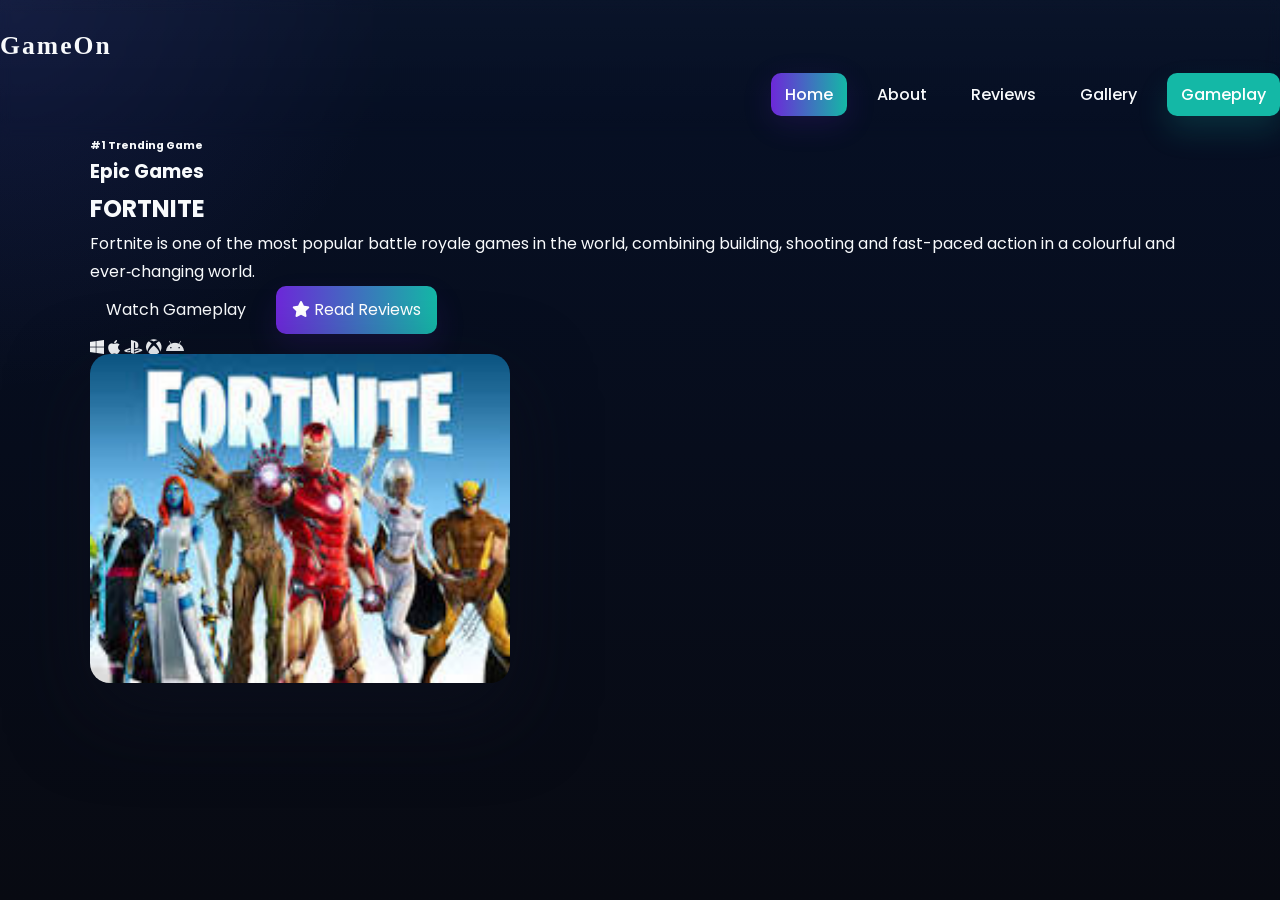
<file: index.html>
<!DOCTYPE html>
<html lang="en">
<head>
    <meta charset="UTF-8">
    <title>GameOn – Fortnite</title>
    <link rel="stylesheet" href="style.css">
    <link href="https://fonts.googleapis.com/css2?family=Permanent+Marker&family=Poppins:wght@300;400;500;600;700&display=swap" rel="stylesheet">
    <link rel="stylesheet" href="https://cdnjs.cloudflare.com/ajax/libs/font-awesome/6.0.0/css/all.min.css">
</head>
<body>

    <header class="inner-header">
        <div class="logo"><h2><a href="index.html">GameOn</a></h2></div>
        <nav>
            <ul>
                <li class="active"><a href="index.html">Home</a></li>
                <li><a href="about.html">About</a></li>
                <li><a href="reviews.html">Reviews</a></li>
                <li><a href="gallery.html">Gallery</a></li>
                <li class="btn"><a href="gameplay.html">Gameplay</a></li>
            </ul>
        </nav>
    </header>

    <section class="hero" id="home">
        <div class="main-width">
            <div class="content">
                <div class="main-text">
                    <h6>#1 Trending Game</h6>
                    <h3>Epic Games</h3>
                    <h1>FORTNITE</h1>
                    <p>Fortnite is one of the most popular battle royale games in the world, combining building, shooting and fast-paced action in a colourful and ever‑changing world.</p>
                    <a href="gameplay.html">Watch Gameplay</a>
                    <a href="reviews.html" class="cta"><i class="fa-solid fa-star"></i> Read Reviews</a>
                </div>
                <div class="social">
                    <a href="#"><i class="fa-brands fa-windows"></i></a>
                    <a href="#"><i class="fa-brands fa-apple"></i></a>
                    <a href="#"><i class="fa-brands fa-playstation"></i></a>
                    <a href="#"><i class="fa-brands fa-xbox"></i></a>
                    <a href="#"><i class="fa-brands fa-android"></i></a>
                </div>
                <div class="image">
                    <img src="fortnite6.png" alt="Fortnite Hero">
                </div>
            </div>
        </div>
    </section>

</body>
</html>
</file>
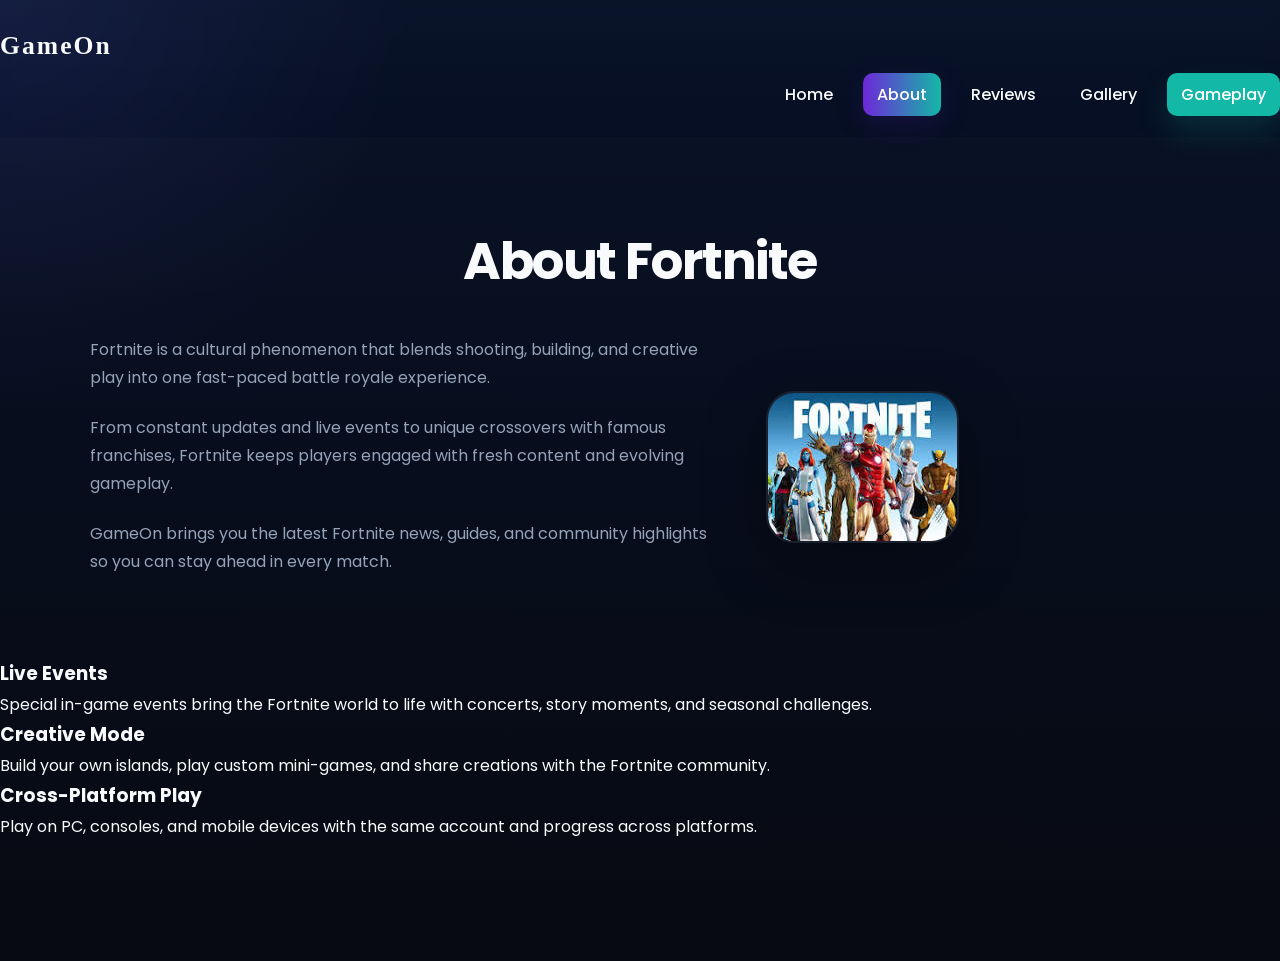
<file: about.html>
<!DOCTYPE html>
<html lang="en">
<head>
    <meta charset="UTF-8">
    <meta name="viewport" content="width=device-width, initial-scale=1.0">
    <title>GameOn – About</title>
    <link rel="stylesheet" href="style.css">
    <link href="https://fonts.googleapis.com/css2?family=Permanent+Marker&family=Poppins:wght@300;400;500;600;700&display=swap" rel="stylesheet">
    <link rel="stylesheet" href="https://cdnjs.cloudflare.com/ajax/libs/font-awesome/6.0.0/css/all.min.css">
</head>
<body>

    <header class="inner-header">
        <div class="logo"><h2><a href="index.html">GameOn</a></h2></div>
        <nav>
            <ul>
                <li><a href="index.html">Home</a></li>
                <li class="active"><a href="about.html">About</a></li>
                <li><a href="reviews.html">Reviews</a></li>
                <li><a href="gallery.html">Gallery</a></li>
                <li class="btn"><a href="gameplay.html">Gameplay</a></li>
            </ul>
        </nav>
    </header>

    <section class="page" id="about">
        <h1>About Fortnite</h1>

        <div class="main-width two-col">
            <div>
                <p>Fortnite is a cultural phenomenon that blends shooting, building, and creative play into one fast-paced battle royale experience.</p>
                <p>From constant updates and live events to unique crossovers with famous franchises, Fortnite keeps players engaged with fresh content and evolving gameplay.</p>
                <p>GameOn brings you the latest Fortnite news, guides, and community highlights so you can stay ahead in every match.</p>
            </div>
            <div>
                <img src="fortnite6.png" alt="Fortnite About" class="boxed-img">
            </div>
        </div>

        <div class="features-grid">
            <article>
                <h3>Live Events</h3>
                <p>Special in-game events bring the Fortnite world to life with concerts, story moments, and seasonal challenges.</p>
            </article>
            <article>
                <h3>Creative Mode</h3>
                <p>Build your own islands, play custom mini-games, and share creations with the Fortnite community.</p>
            </article>
            <article>
                <h3>Cross-Platform Play</h3>
                <p>Play on PC, consoles, and mobile devices with the same account and progress across platforms.</p>
            </article>
        </div>

    </section>

</body>
</html>
</file>
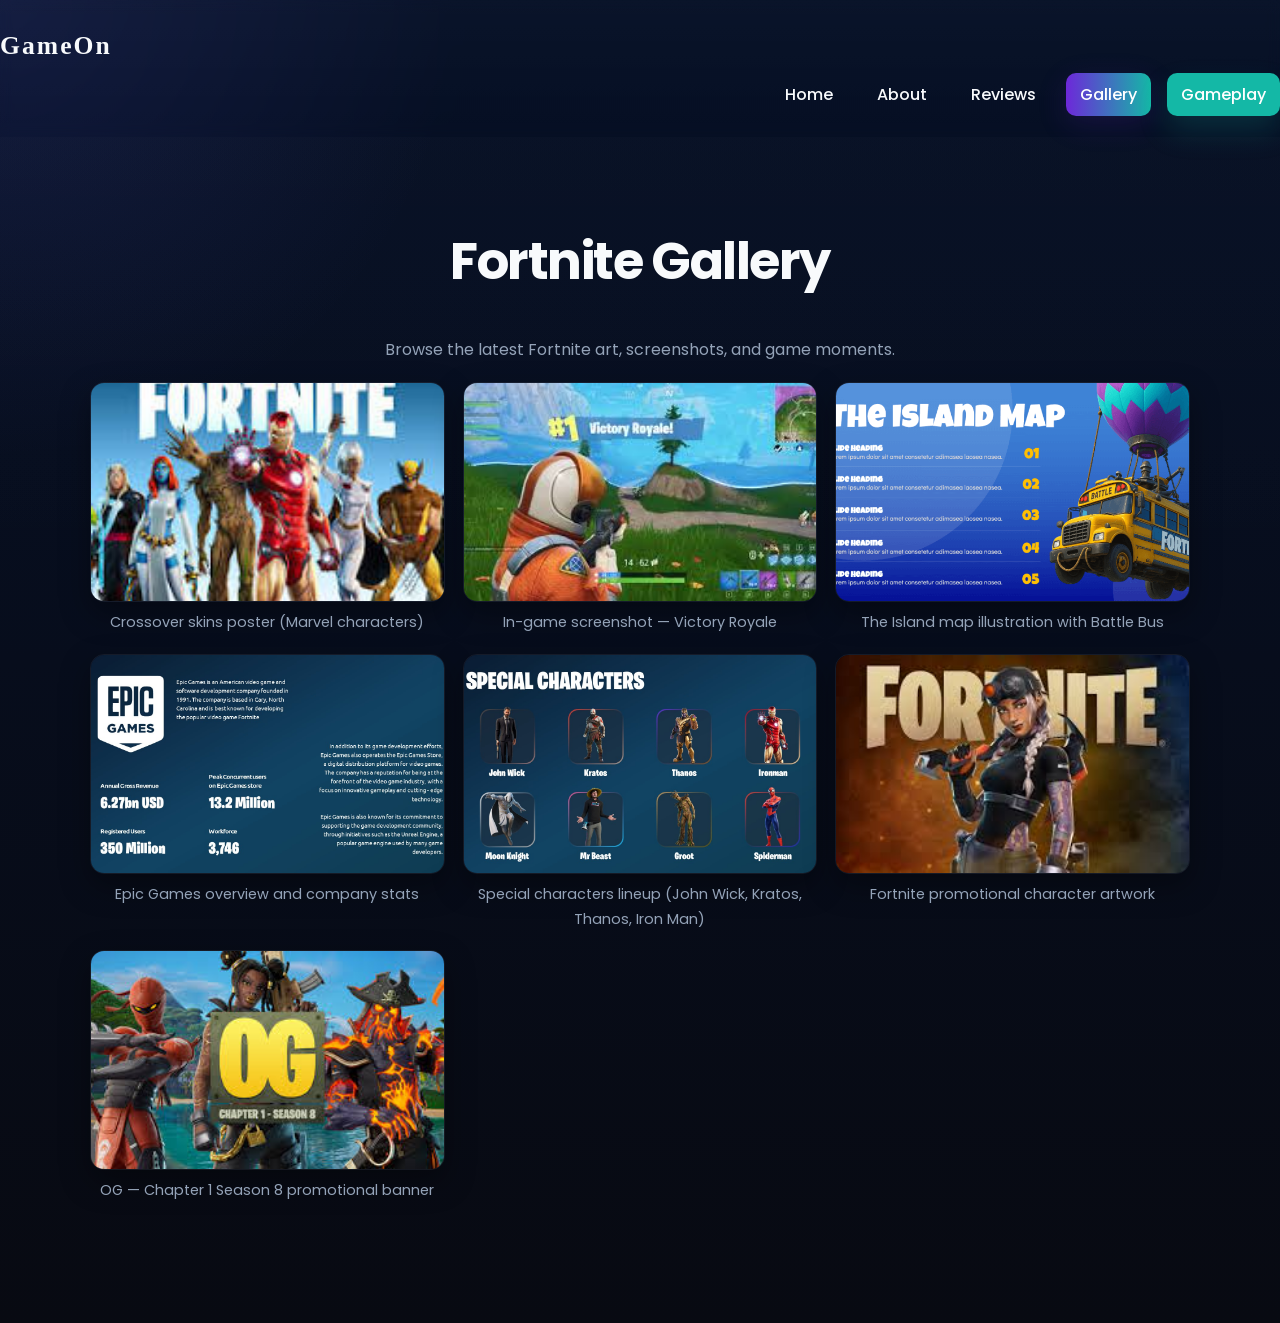
<file: gallery.html>
<!DOCTYPE html>
<html lang="en">
<head>
    <meta charset="UTF-8">
    <meta name="viewport" content="width=device-width, initial-scale=1.0">
    <title>GameOn – Gallery</title>
    <link rel="stylesheet" href="style.css">
    <link href="https://fonts.googleapis.com/css2?family=Permanent+Marker&family=Poppins:wght@300;400;500;600;700&display=swap" rel="stylesheet">
    <link rel="stylesheet" href="https://cdnjs.cloudflare.com/ajax/libs/font-awesome/6.0.0/css/all.min.css">
</head>
<body>

    <header class="inner-header">
        <div class="logo"><h2><a href="index.html">GameOn</a></h2></div>
        <nav>
            <ul>
                <li><a href="index.html">Home</a></li>
                <li><a href="about.html">About</a></li>
                <li><a href="reviews.html">Reviews</a></li>
                <li class="active"><a href="gallery.html">Gallery</a></li>
                <li class="btn"><a href="gameplay.html">Gameplay</a></li>
            </ul>
        </nav>
    </header>

    <section class="page" id="gallery">
        <h1>Fortnite Gallery</h1>

        <div class="main-width">
            <p class="lead">Browse the latest Fortnite art, screenshots, and game moments.</p>

            <div class="gallery-grid">
                <figure class="gallery-item"><img src="fortnite6.png" alt="Crossover skins"><figcaption>Crossover skins poster (Marvel characters)</figcaption></figure>
                <figure class="gallery-item"><img src="fortnite5.png" alt="Victory Royale screenshot"><figcaption>In-game screenshot — Victory Royale</figcaption></figure>
                <figure class="gallery-item"><img src="fortnite4.png" alt="Island map"><figcaption>The Island map illustration with Battle Bus</figcaption></figure>
                <figure class="gallery-item"><img src="fortnite3.jpg" alt="Epic Games overview"><figcaption>Epic Games overview and company stats</figcaption></figure>
                <figure class="gallery-item"><img src="fortnite2.jpg" alt="Special characters"><figcaption>Special characters lineup (John Wick, Kratos, Thanos, Iron Man)</figcaption></figure>
                <figure class="gallery-item"><img src="fortnite-og.jpeg" alt="Promotional character art"><figcaption>Fortnite promotional character artwork</figcaption></figure>
                <figure class="gallery-item"><img src="image5.png" alt="OG Season 8"><figcaption>OG — Chapter 1 Season 8 promotional banner</figcaption></figure>
            </div>
        </div>

    </section>

</body>
</html>
</file>
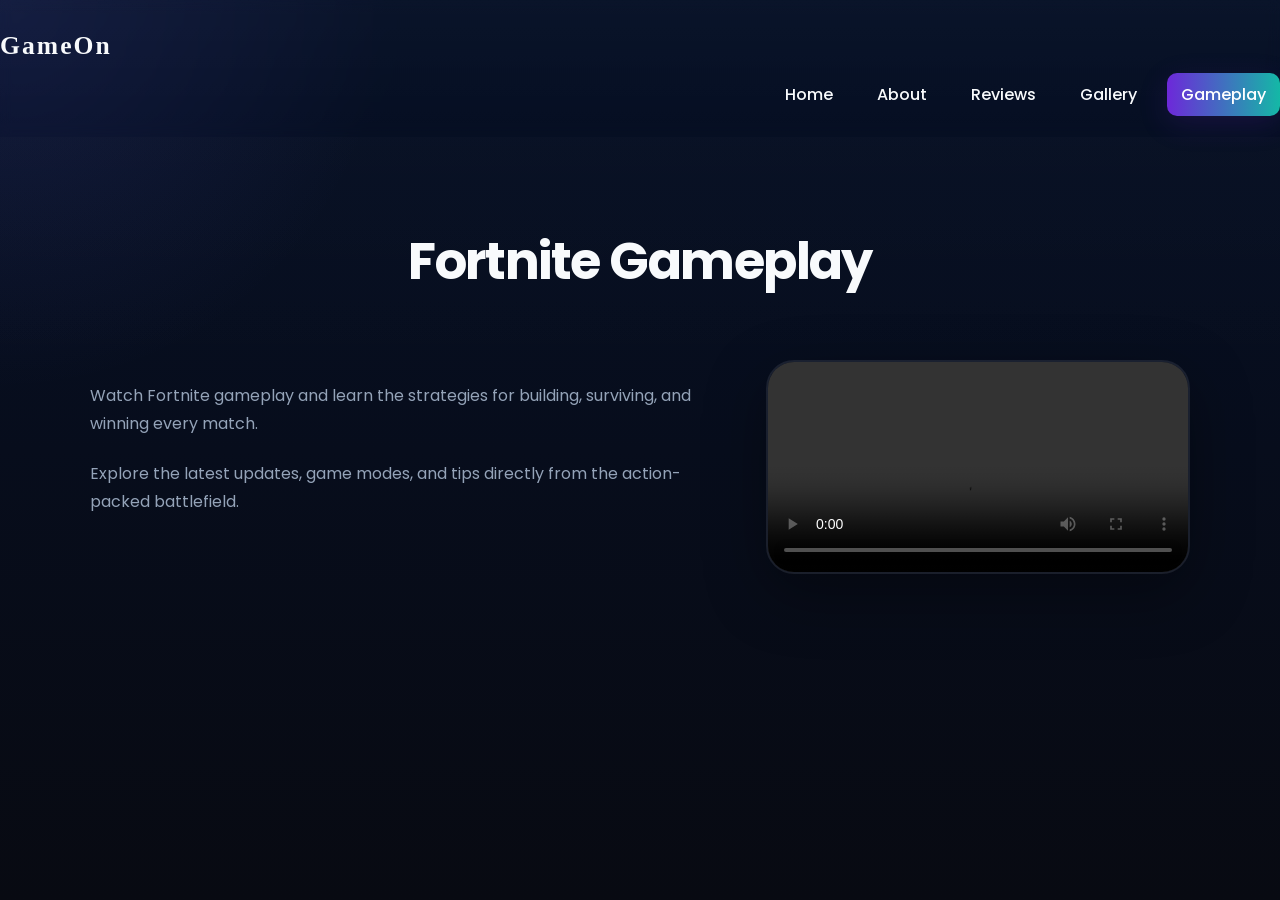
<file: gameplay.html>
<!DOCTYPE html>
<html lang="en">
<head>
    <meta charset="UTF-8">
    <meta name="viewport" content="width=device-width, initial-scale=1.0">
    <title>GameOn – Gameplay</title>
    <link rel="stylesheet" href="style.css">
    <link href="https://fonts.googleapis.com/css2?family=Permanent+Marker&family=Poppins:wght@300;400;500;600;700&display=swap" rel="stylesheet">
    <link rel="stylesheet" href="https://cdnjs.cloudflare.com/ajax/libs/font-awesome/6.0.0/css/all.min.css">
</head>
<body>

    <header class="inner-header">
        <div class="logo"><h2><a href="index.html">GameOn</a></h2></div>
        <nav>
            <ul>
                <li><a href="index.html">Home</a></li>
                <li><a href="about.html">About</a></li>
                <li><a href="reviews.html">Reviews</a></li>
                <li><a href="gallery.html">Gallery</a></li>
                <li class="btn active"><a href="gameplay.html">Gameplay</a></li>
            </ul>
        </nav>
    </header>

    <section class="page" id="gameplay">
        <h1>Fortnite Gameplay</h1>
        <div class="two-col">
            <div>
                <p>Watch Fortnite gameplay and learn the strategies for building, surviving, and winning every match.</p>
                <p>Explore the latest updates, game modes, and tips directly from the action-packed battlefield.</p>
            </div>
            <div class="video-wrapper">
                <video controls class="boxed-img">
                    <source src="videoplayback.mp4" type="video/mp4">
                    Your browser does not support the video element.
                </video>
            </div>
        </div>
    </section>

</body>
</html>
</file>
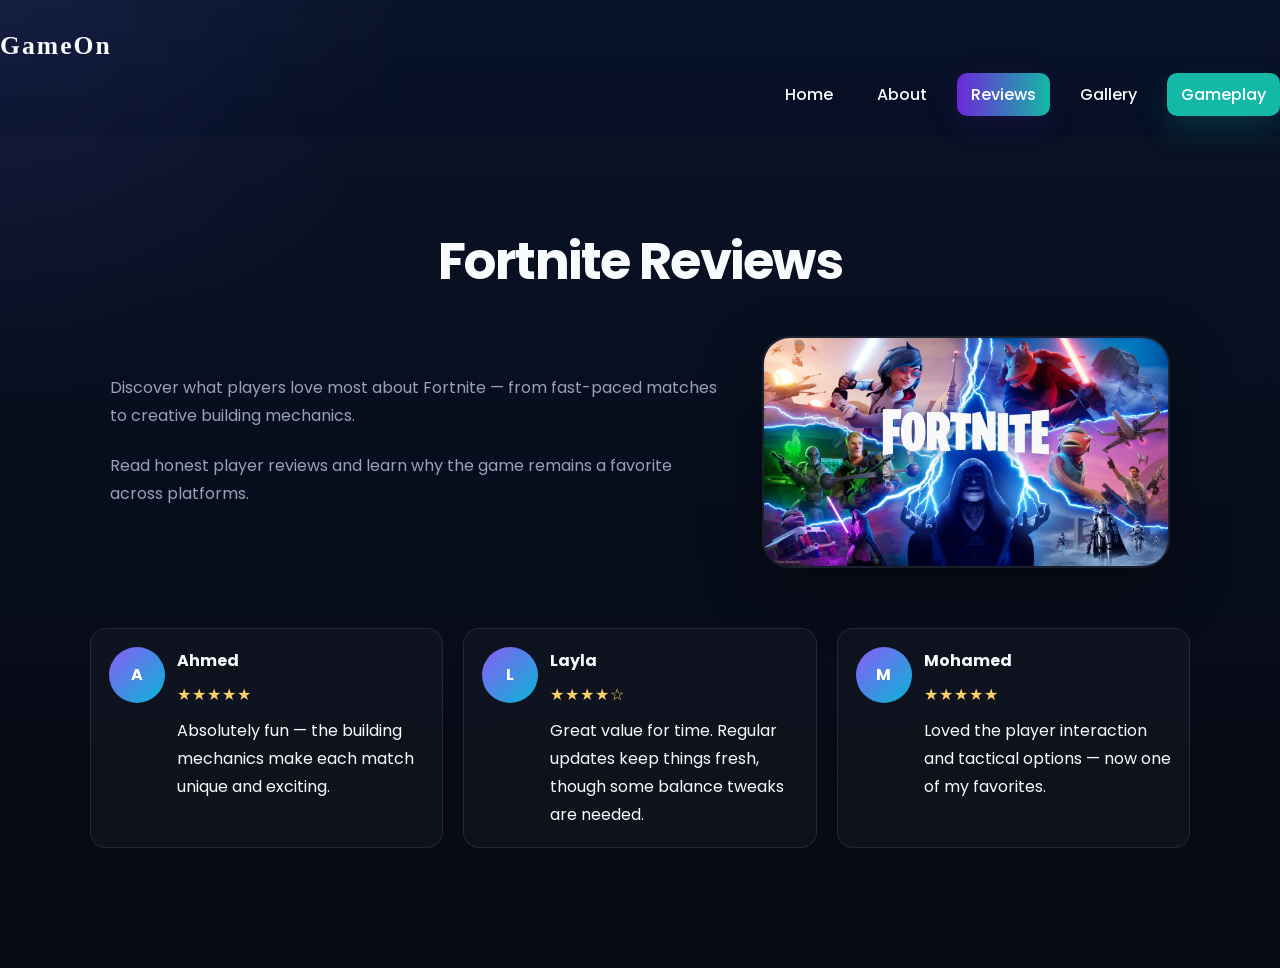
<file: reviews.html>
<!DOCTYPE html>
<html lang="en">
<head>
    <meta charset="UTF-8">
    <meta name="viewport" content="width=device-width, initial-scale=1.0">
    <title>GameOn – Reviews</title>
    <link rel="stylesheet" href="style.css">
    <link href="https://fonts.googleapis.com/css2?family=Permanent+Marker&family=Poppins:wght@300;400;500;600;700&display=swap" rel="stylesheet">
    <link rel="stylesheet" href="https://cdnjs.cloudflare.com/ajax/libs/font-awesome/6.0.0/css/all.min.css">
</head>
<body>

    <header class="inner-header">
        <div class="logo"><h2><a href="index.html">GameOn</a></h2></div>
        <nav>
            <ul>
                <li><a href="index.html">Home</a></li>
                <li><a href="about.html">About</a></li>
                <li class="active"><a href="reviews.html">Reviews</a></li>
                <li><a href="gallery.html">Gallery</a></li>
                <li class="btn"><a href="gameplay.html">Gameplay</a></li>
            </ul>
        </nav>
    </header>

    <section class="page" id="reviews">
        <h1>Fortnite Reviews</h1>

        <div class="main-width">
            <div class="review-top two-col">
                <div>
                    <p>Discover what players love most about Fortnite — from fast-paced matches to creative building mechanics.</p>
                    <p>Read honest player reviews and learn why the game remains a favorite across platforms.</p>
                </div>
                <div>
                        <!-- Image uploaded by user should be saved as images/review1.jpg -->
                        <img src="review.1.jpg" alt="Fortnite Reviews" class="boxed-img">
                </div>
            </div>

            <div class="reviews-grid">
                <article class="review-card">
                    <div class="avatar">A</div>
                    <div class="review-body">
                        <h4>Ahmed</h4>
                        <div class="rating">★★★★★</div>
                        <p>Absolutely fun — the building mechanics make each match unique and exciting.</p>
                    </div>
                </article>

                <article class="review-card">
                    <div class="avatar">L</div>
                    <div class="review-body">
                        <h4>Layla</h4>
                        <div class="rating">★★★★☆</div>
                        <p>Great value for time. Regular updates keep things fresh, though some balance tweaks are needed.</p>
                    </div>
                </article>

                <article class="review-card">
                    <div class="avatar">M</div>
                    <div class="review-body">
                        <h4>Mohamed</h4>
                        <div class="rating">★★★★★</div>
                        <p>Loved the player interaction and tactical options — now one of my favorites.</p>
                    </div>
                </article>
            </div>
        </div>

    </section>

</body>
</html>
</file>
<file: style.css>
/* Global reset */
* {
    box-sizing: border-box;
    margin: 0;
    padding: 0;
}

:root {
    --bg: #080a12;
    --surface: #111827;
    --surface-alt: #1f2937;
    --text: #f8fafc;
    --muted: #94a3b8;
    --primary: #6d28d9;
    --accent: #14b8a6;
    --border: rgba(148, 163, 184, 0.15);
}

/* Extra color tokens */
:root {
    --accent-2: #ff7a59;
    --glass: rgba(255,255,255,0.03);
}

body {
    font-family: 'Poppins', sans-serif;
    color: var(--text);
    background: radial-gradient(circle at top left, rgba(99, 102, 241, 0.12), transparent 25%),
                linear-gradient(180deg, #061026 0%, #080a12 100%);
    min-height: 100vh;
    line-height: 1.75;
}

a {
    color: inherit;
    text-decoration: none;
}

img {
    max-width: 100%;
    display: block;
}

.main-width,
.two-col,
.stats {
    width: min(1100px, calc(100% - 40px));
    margin: 0 auto;
}

header.inner-header {
    padding: 24px 0;
}

header.inner-header .logo h2 {
    font-family: 'Permanent Marker', cursive;
    font-size: clamp(1.5rem, 2vw, 2.2rem);
    letter-spacing: 0.08em;
}

header.inner-header nav ul {
    display: flex;
    flex-wrap: wrap;
    justify-content: flex-end;
    gap: 16px;
    list-style: none;
    margin-top: 8px;
}

header.inner-header nav li {
    padding: 4px 0;
}

header.inner-header nav li a {
    color: var(--text);
    font-weight: 500;
    padding: 10px 14px;
    border-radius: 10px;
    transition: background 0.2s ease, color 0.2s ease;
}

header.inner-header nav li a:hover,
header.inner-header nav li.active a {
    background: rgba(99, 102, 241, 0.15);
    color: #ffffff;
}

header.inner-header nav li.btn a {
    background: var(--accent);
    color: #ffffff;
    box-shadow: 0 15px 30px rgba(20, 184, 166, 0.18);
}

header.inner-header nav li.btn a:hover {
    transform: translateY(-1px);
}

section.page {
    padding: 80px 0 120px;
}

section.page h1 {
    font-size: clamp(2rem, 4vw, 3.5rem);
    text-align: center;
    margin-bottom: 30px;
    letter-spacing: -0.03em;
}

.two-col {
    display: grid;
    grid-template-columns: 1.2fr 0.8fr;
    gap: 40px;
    align-items: center;
    margin-bottom: 60px;
}

.two-col p {
    margin-bottom: 22px;
    color: var(--muted);
    font-size: 1rem;
}

.boxed-img {
    border-radius: 28px;
    border: 2px solid rgba(255,255,255,.08);
    box-shadow: 0 20px 60px rgba(0, 0, 0, 0.35);
}

video.boxed-img {
    width: 100%;
    max-height: 420px;
    object-fit: cover;
}

.video-wrapper {
    margin-top: 24px;
}

.stats {
    display: grid;
    grid-template-columns: repeat(4, minmax(150px, 1fr));
    gap: 18px;
}

/* Reviews grid */
.reviews-grid {
    display: grid;
    grid-template-columns: repeat(3, 1fr);
    gap: 20px;
    margin-top: 36px;
}

.review-card {
    background: rgba(255,255,255,0.03);
    border: 1px solid var(--border);
    border-radius: 16px;
    padding: 18px;
    display: flex;
    gap: 12px;
    align-items: flex-start;
}

.review-card .avatar {
    width: 56px;
    height: 56px;
    border-radius: 50%;
    background: linear-gradient(135deg, var(--primary), var(--accent));
    display: flex;
    align-items: center;
    justify-content: center;
    font-weight: 700;
    color: #fff;
    flex-shrink: 0;
}

.review-card .review-body h4 {
    margin: 0 0 6px 0;
}

.review-card .rating {
    color: #ffd166;
    margin-bottom: 8px;
}

@media (max-width: 900px) {
    .reviews-grid {
        grid-template-columns: repeat(2, 1fr);
    }
}

@media (max-width: 620px) {
    .reviews-grid {
        grid-template-columns: 1fr;
    }
}

.stat {
    background: rgba(255, 255, 255, 0.04);
    border: 1px solid var(--border);
    border-radius: 24px;
    padding: 24px;
    text-align: center;
    transition: transform 0.25s ease, background 0.25s ease;
}

.stat:hover {
    transform: translateY(-4px);
    background: rgba(99, 102, 241, 0.12);
}

.stat h3 {
    font-size: 2rem;
    margin-bottom: 10px;
}

.stat p {
    color: var(--muted);
}

@media (max-width: 900px) {
    .two-col {
        grid-template-columns: 1fr;
    }
    .stats {
        grid-template-columns: repeat(2, minmax(140px, 1fr));
    }
}

@media (max-width: 620px) {
    header.inner-header nav ul {
        justify-content: center;
        text-align: center;
    }
    .stats {
        grid-template-columns: 1fr;
    }
    section.page {
        padding-top: 60px;
    }
}

/* Gallery styles */
.lead {
    text-align: center;
    color: var(--muted);
    margin-bottom: 18px;
}

.gallery-grid {
    display: grid;
    grid-template-columns: repeat(3, 1fr);
    gap: 18px;
}

.gallery-item img {
    width: 100%;
    height: 220px;
    object-fit: cover;
    border-radius: 14px;
    border: 1px solid rgba(255,255,255,0.06);
    box-shadow: 0 12px 30px rgba(0,0,0,0.35);
}

.gallery-item figcaption {
    margin-top: 8px;
    font-size: 0.9rem;
    color: var(--muted);
    text-align: center;
}

@media (max-width: 900px) {
    .gallery-grid {
        grid-template-columns: repeat(2, 1fr);
    }
}

@media (max-width: 620px) {
    .gallery-grid {
        grid-template-columns: 1fr;
    }
    .gallery-item img {
        height: 180px;
    }
}

/* Design enhancements: buttons, hero image, hover effects, animations */

/* Header shadow and spacing */
header.inner-header {
    background: linear-gradient(180deg, rgba(255,255,255,0.02), transparent);
    backdrop-filter: blur(6px);
    position: sticky;
    top: 0;
    z-index: 50;
}

/* Hero image polish */
.hero .image img {
    width: 420px;
    max-width: 40vw;
    border-radius: 20px;
    transform: translateY(-8px);
    box-shadow: 0 30px 80px rgba(13,16,30,0.6);
}

/* Buttons */
.main-text a {
    display: inline-block;
    padding: 10px 16px;
    margin-right: 10px;
    border-radius: 10px;
    transition: transform 0.18s ease, box-shadow 0.18s ease;
}

.main-text a:hover {
    transform: translateY(-4px);
}

.main-text .cta {
    background: linear-gradient(90deg,var(--primary),var(--accent));
    color: #fff;
    box-shadow: 0 14px 30px rgba(109,40,217,0.14);
}

/* Gallery hover overlay */
.gallery-item {
    position: relative;
    overflow: visible;
}

.gallery-item::after {
    content: '';
    position: absolute;
    inset: 0;
    border-radius: 14px;
    background: linear-gradient(180deg, rgba(0,0,0,0.0), rgba(0,0,0,0.18));
    opacity: 0;
    transition: opacity 180ms ease, transform 180ms ease;
}

.gallery-item:hover::after {
    opacity: 1;
}

.gallery-item img {
    transition: transform 300ms ease, filter 300ms ease;
}

.gallery-item:hover img {
    transform: scale(1.03);
    filter: brightness(0.95) contrast(1.02);
}

/* Review card animation and polish */
.review-card {
    transition: transform 220ms cubic-bezier(.2,.9,.3,1), box-shadow 220ms ease;
}

.review-card:hover {
    transform: translateY(-8px) scale(1.01);
    box-shadow: 0 30px 60px rgba(2,6,23,0.5);
}

.review-card .rating {
    letter-spacing: 1px;
}

/* Avatar gradient animation */
.review-card .avatar {
    background: linear-gradient(135deg, #8b5cf6, #06b6d4);
}

/* Subtle entrance animation */
.reviews-grid .review-card,
.gallery-grid .gallery-item {
    opacity: 0;
    transform: translateY(8px);
    animation: popIn 420ms ease forwards;
}

@keyframes popIn {
    to { opacity: 1; transform: translateY(0); }
}

/* Staggered animation */
.reviews-grid .review-card:nth-child(1){ animation-delay: 80ms; }
.reviews-grid .review-card:nth-child(2){ animation-delay: 140ms; }
.reviews-grid .review-card:nth-child(3){ animation-delay: 200ms; }
.gallery-grid .gallery-item:nth-child(1){ animation-delay: 40ms; }
.gallery-grid .gallery-item:nth-child(2){ animation-delay: 80ms; }
.gallery-grid .gallery-item:nth-child(3){ animation-delay: 120ms; }
.gallery-grid .gallery-item:nth-child(4){ animation-delay: 160ms; }
.gallery-grid .gallery-item:nth-child(5){ animation-delay: 200ms; }
.gallery-grid .gallery-item:nth-child(6){ animation-delay: 240ms; }

/* Additional design accents */
header.inner-header nav li.active a {
    background: linear-gradient(90deg,var(--primary),var(--accent));
    box-shadow: 0 8px 30px rgba(109,40,217,0.16);
}

.boxed-img {
    transition: transform 260ms ease, box-shadow 260ms ease;
}

.boxed-img:hover {
    transform: translateY(-6px);
}

section.page {
    background: linear-gradient(180deg, rgba(255,255,255,0.01), transparent 40%);
}

.review-card .avatar img{
    width:100%;
    height:100%;
    border-radius:50%;
    object-fit:cover;
}
</file>
